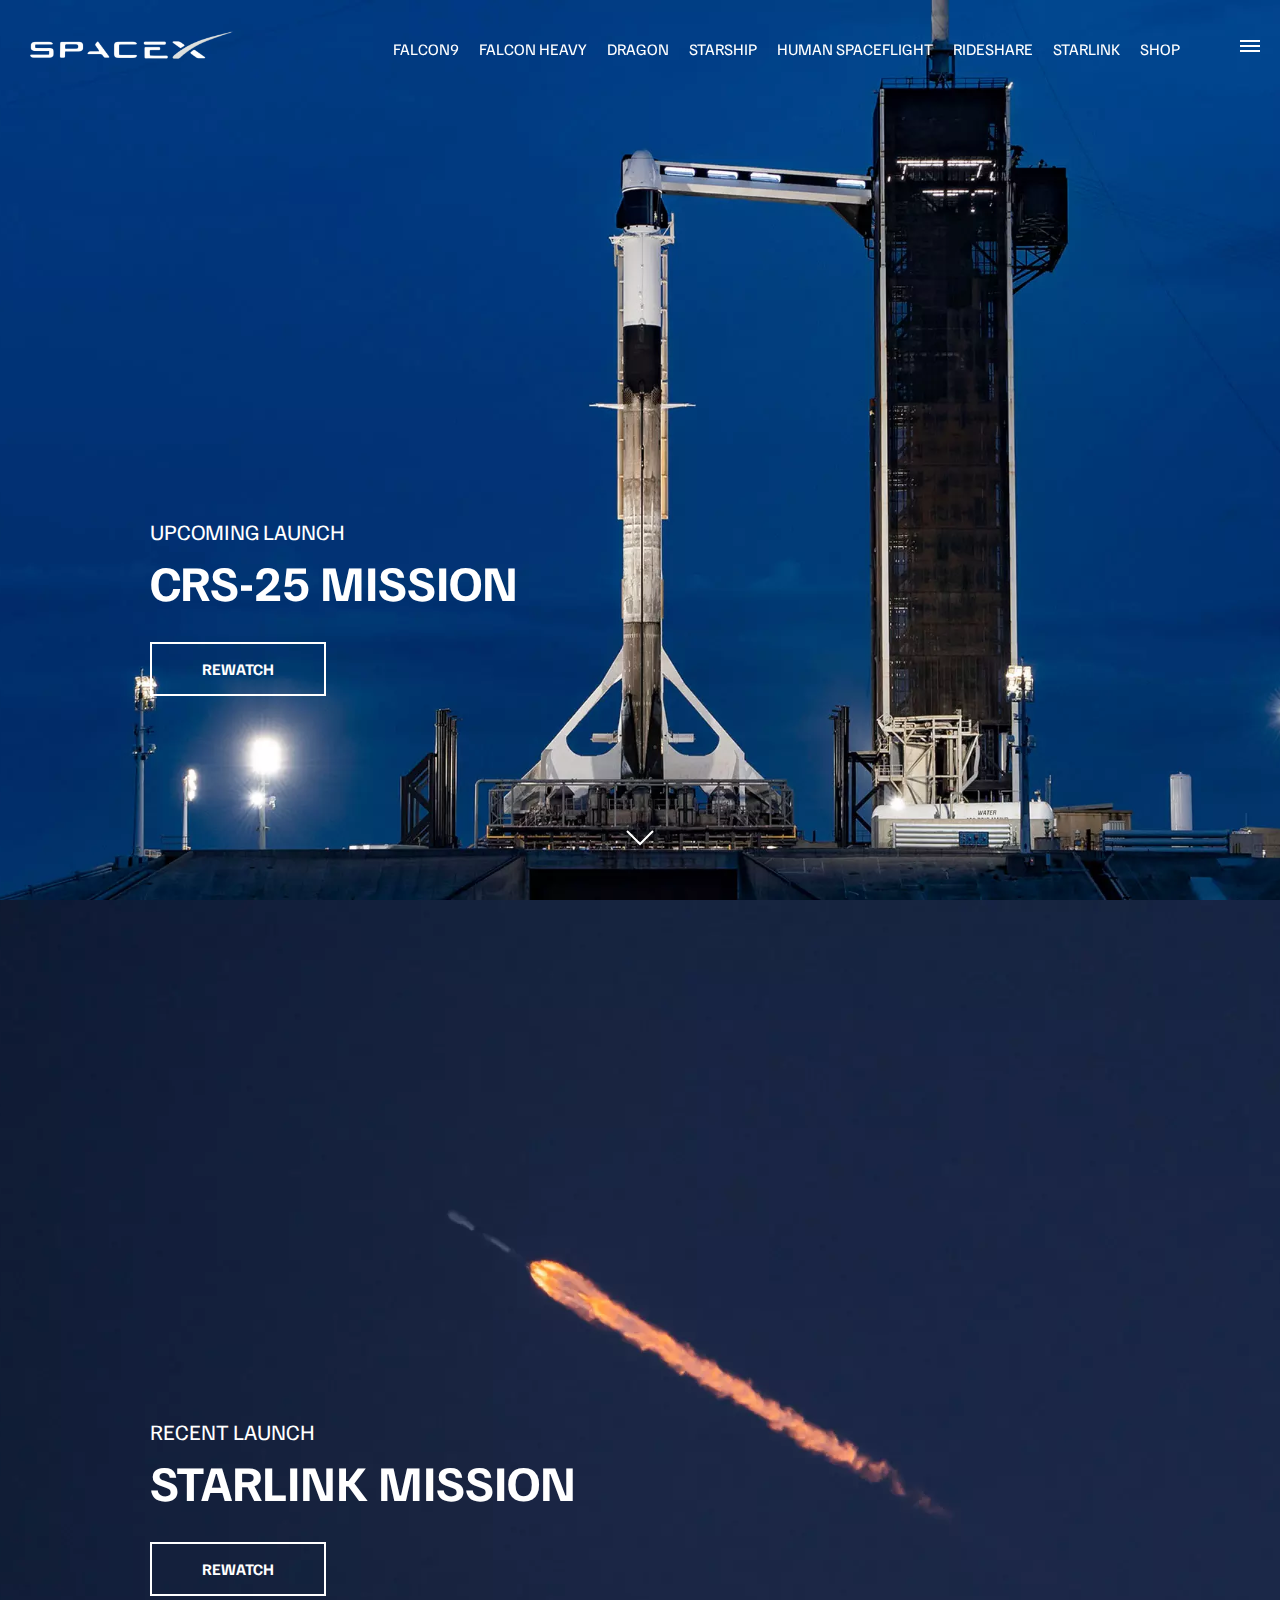
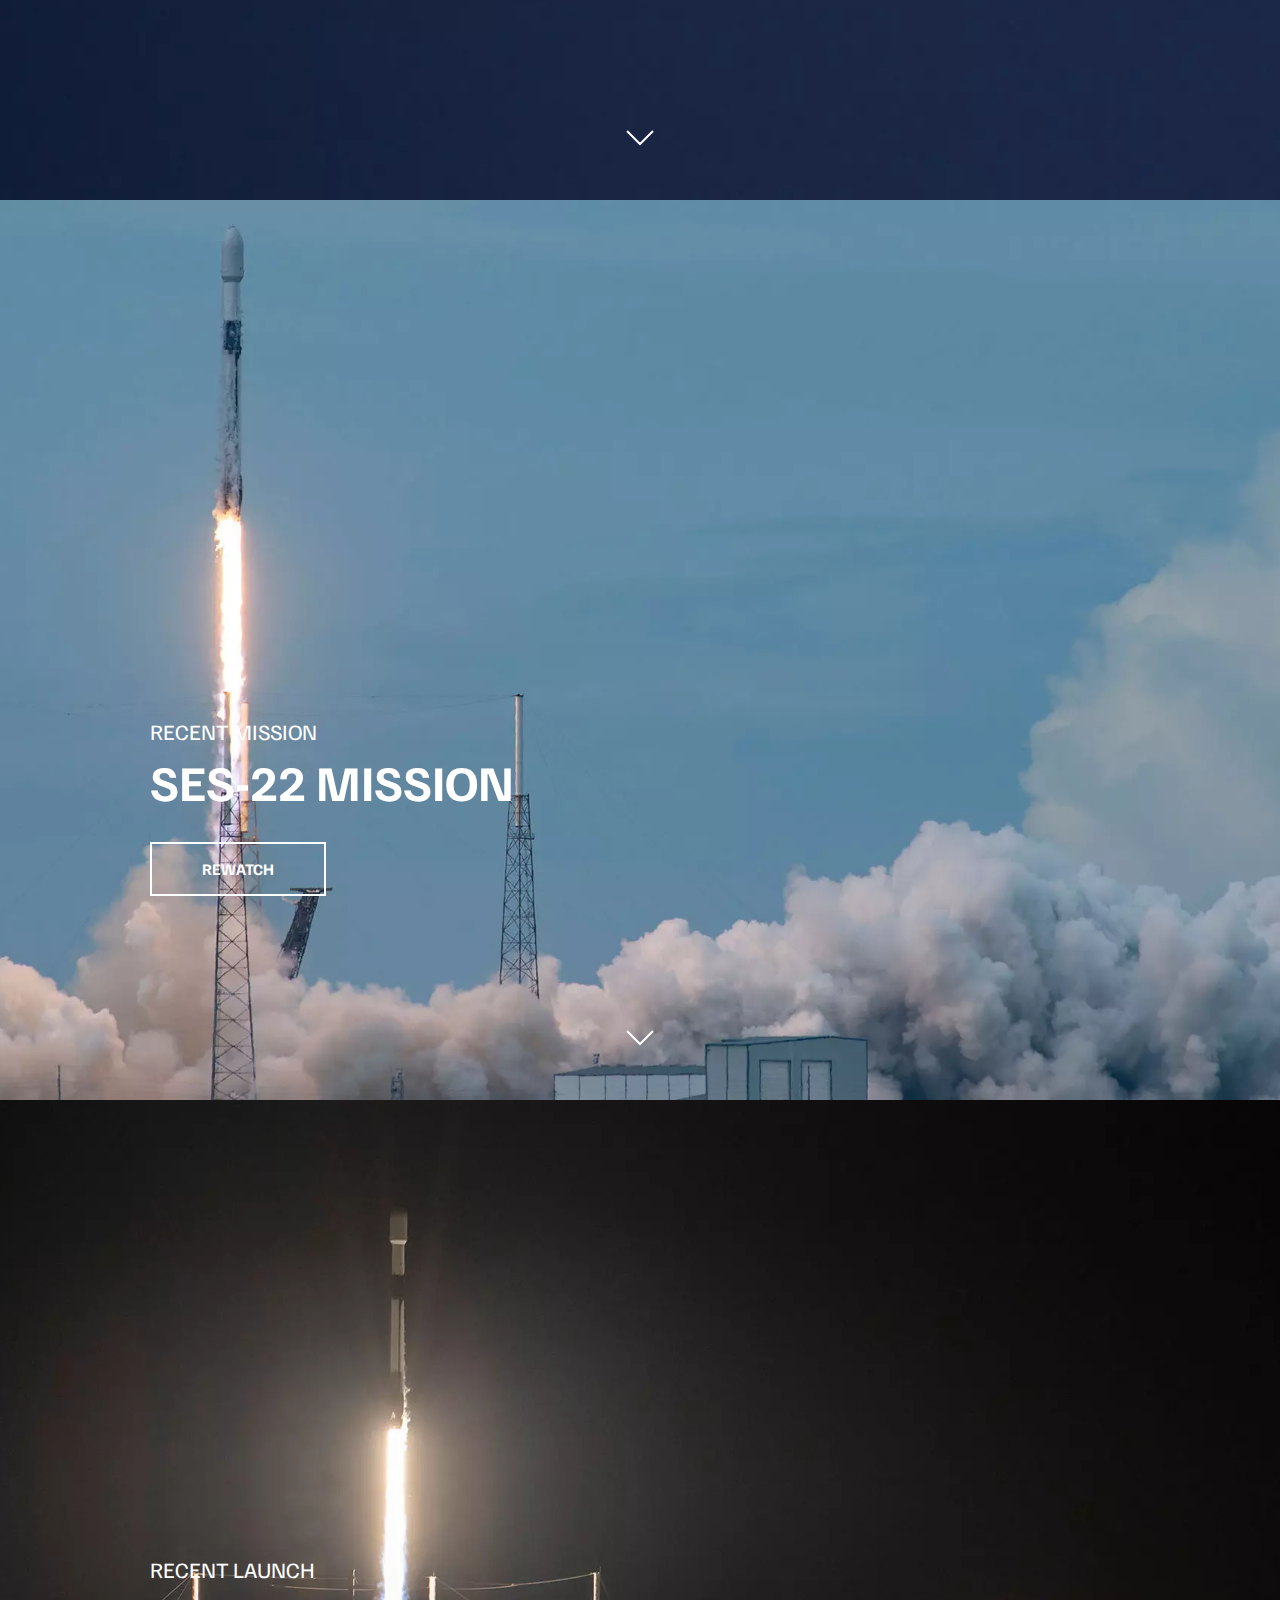
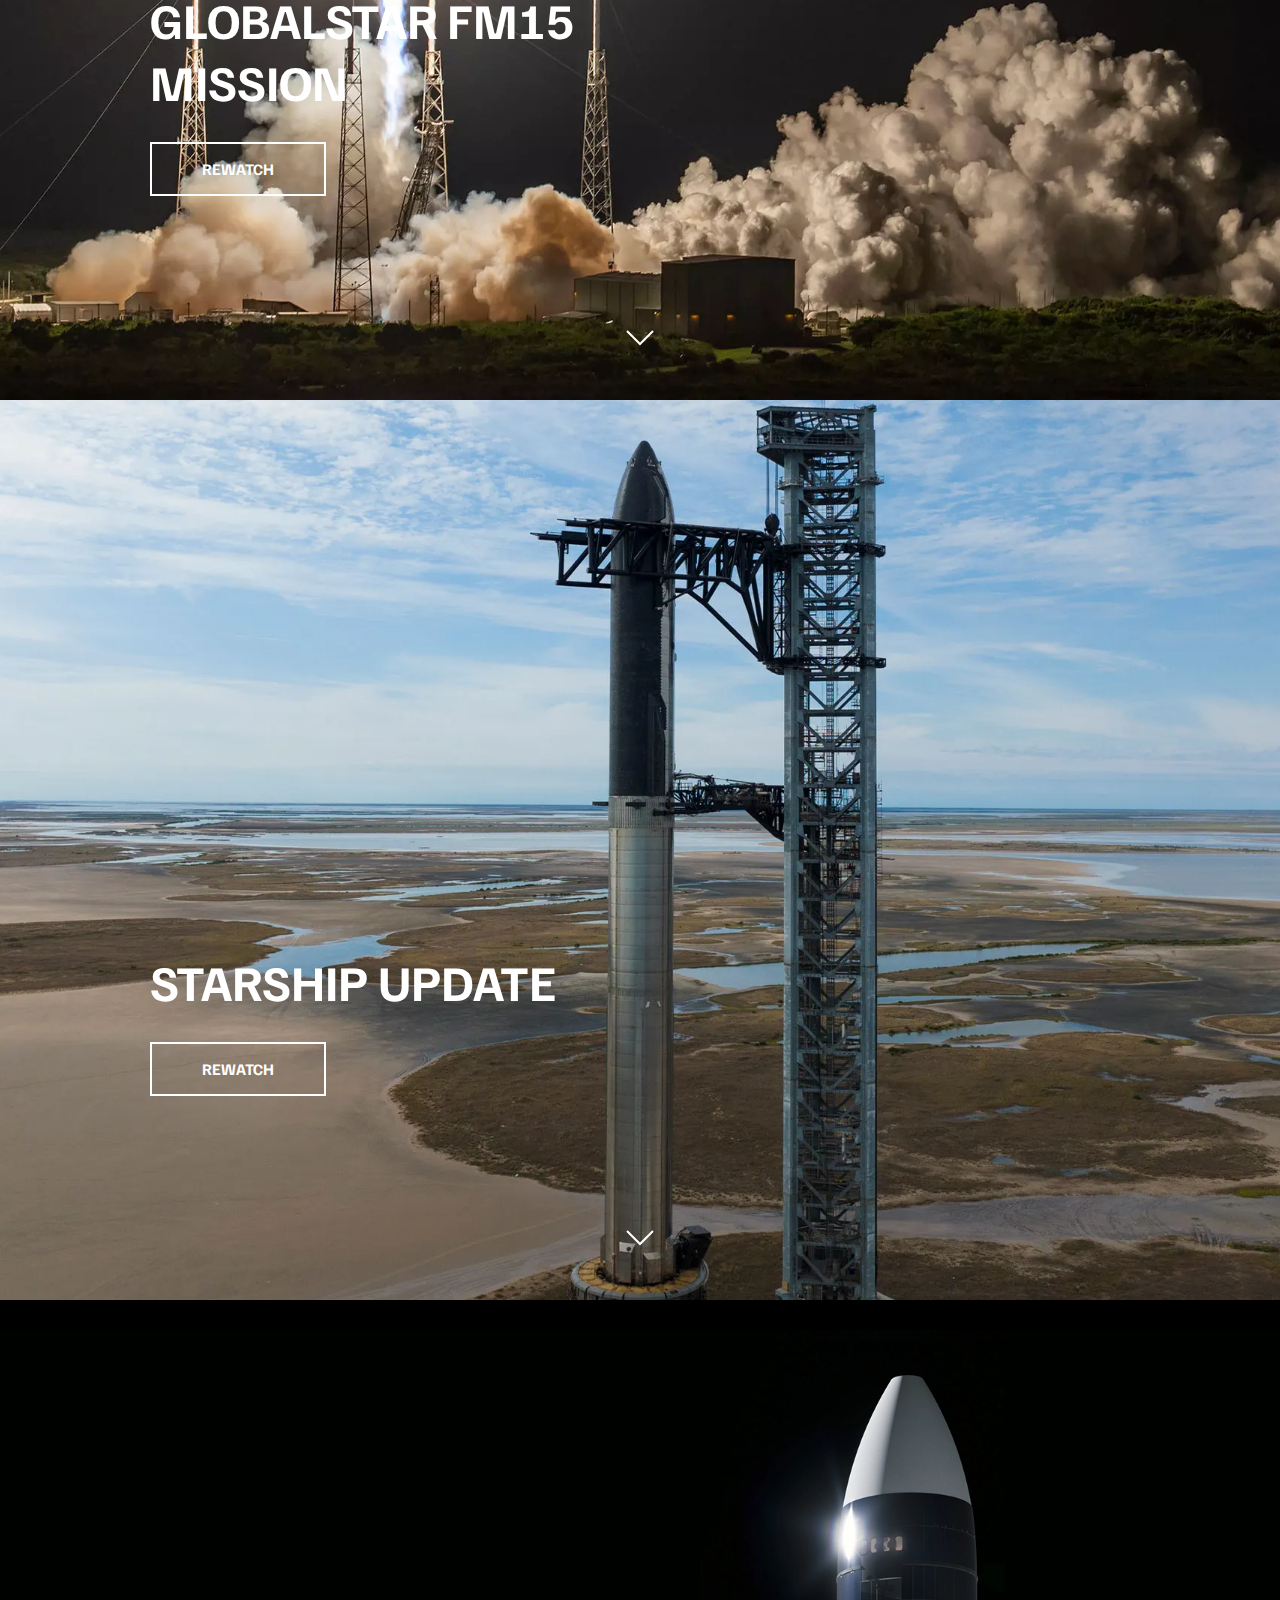
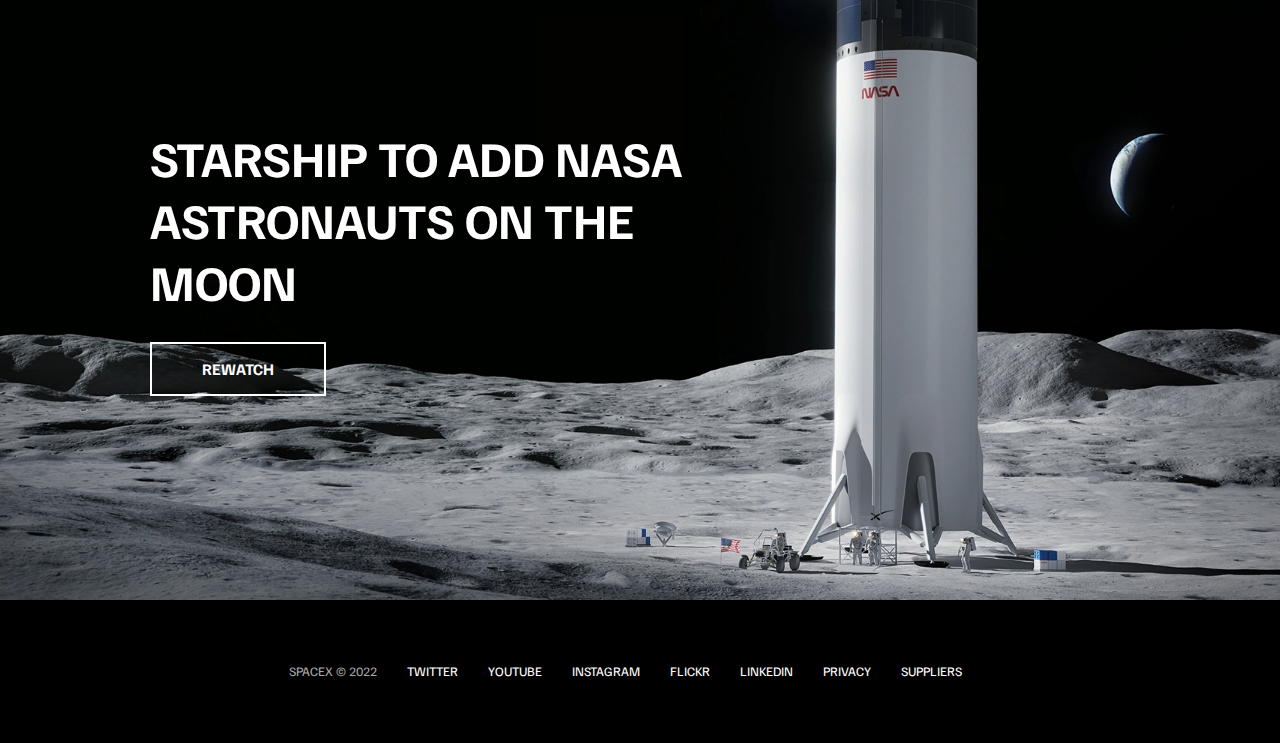
<file: index.html>
<!DOCTYPE html>
<html lang="en">

<head>
    <meta charset="UTF-8">
    <meta http-equiv="X-UA-Compatible" content="IE=edge">
    <meta name="viewport" content="width=device-width, initial-scale=1.0">
    <title>SpaceX</title>
    <link rel="stylesheet" href="css/style.css">


</head>

<body>
    <!-- overlay -->
    <div id="overlay"></div>

    <!-- side menu -->
    <div id="mobile-menu" class="mobile-main-menu">
        <ul>
            <li><a href=#">mission</a> </li>
            <li><a href=#">launches</a> </li>
            <li><a href=#">careers</a> </li>
            <li><a href=#">updates</a> </li>
            <li><a href=#">shop</a> </li>


            <li class="mobile-only">
                <a href="falcon.html">Falcon9</a>
            </li>
            <li class="mobile-only">
                <a href="falcon-heavy.html">Falcon heavy</a>
            </li>
            <li class="mobile-only">
                <a href="dragon.html">Dragon</a>
            </li>
            <li class="mobile-only">
                <a href="#">Starship</a>
            </li>
            <li class="mobile-only">
                <a href="#">Human Spaceflight</a>
            </li>
            <li class="mobile-only">
                <a href="#">Rideshare</a>
            </li>
            <li class="mobile-only">
                <a href="#">Starlink</a>
            </li>

        </ul>
    </div>
    <!-- main-header -->
    <header class="main-header">
        <div class="logo">
            <a href="index.html">
                <img src="imgs/logo.png" alt="SpaceX">
            </a>
        </div>
        <nav class="desktop-main-menu">
            <ul>
                <li>
                    <a href="falcon9.html">Falcon9</a>
                </li>
                <li>
                    <a href="falcon-heavy.html">Falcon heavy</a>
                </li>
                <li>
                    <a href="dragon.html">Dragon</a>
                </li>
                <li>
                    <a href="#">Starship</a>
                </li>
                <li>
                    <a href="#">Human Spaceflight</a>
                </li>
                <li>
                    <a href="#">Rideshare</a>
                </li>
                <li>
                    <a href="#">Starlink</a>
                </li>
                <li>
                    <a href="#">Shop</a>
                </li>
            </ul>
        </nav>
    </header>

    <!-- hamburger menu -->
    <button id="menu-btn" class="hamburger" type="button">
        <span class="hamburger-top"></span>
        <span class="hamburger-middle"></span>
        <span class="hamburger-bottom"></span>
    </button>

    <!-- section   A -->
    <section class="section-a">
        <div class="section-inner">
            <h4>Upcoming Launch</h4>
            <h2>CRS-25 Mission</h2>
            <a href="#" class="btn">
                <!-- in order to faciliate a:hover -->
                <div class="hover"></div>
                <span>Rewatch</span>
            </a>
        </div>

        <div class="scroll-arrow">
            <svg width="30px" height="20px">
                <path stroke="#ffffff" fill="none" stroke-width="2px" d="M2.000,5.000 L15.000,18.000 L28.000,5.000 ">
                </path>
            </svg>
        </div>
    </section>

    <!-- Section B -->
    <section class="section-b">
        <div class="section-inner">
            <h4>Recent Launch</h4>
            <h2>Starlink Mission</h2>
            <a href="#" class="btn">
                <div class="hover"></div>
                <span>Rewatch</span>
            </a>
        </div>

        <div class="scroll-arrow">
            <svg width="30px" height="20px">
                <path stroke="#ffffff" fill="none" stroke-width="2px" d="M2.000,5.000 L15.000,18.000 L28.000,5.000 ">
                </path>
            </svg>
        </div>
    </section>

    <!-- Section C -->
    <section class="section-c">
        <div class="section-inner">
            <h4>Recent Mission</h4>
            <h2>SES-22 Mission</h2>
            <a href="#" class="btn">
                <div class="hover"></div>
                <span>Rewatch</span>
            </a>
        </div>

        <div class="scroll-arrow">
            <svg width="30px" height="20px">
                <path stroke="#ffffff" fill="none" stroke-width="2px" d="M2.000,5.000 L15.000,18.000 L28.000,5.000 ">
                </path>
            </svg>
        </div>
    </section>

    <!-- Section D -->
    <section class="section-d">
        <div class="section-inner">
            <h4>Recent Launch</h4>
            <h2>Globalstar FM15 Mission</h2>
            <a href="#" class="btn">
                <div class="hover"></div>
                <span>Rewatch</span>
            </a>
        </div>

        <div class="scroll-arrow">
            <svg width="30px" height="20px">
                <path stroke="#ffffff" fill="none" stroke-width="2px" d="M2.000,5.000 L15.000,18.000 L28.000,5.000 ">
                </path>
            </svg>
        </div>
    </section>

    <!-- Section E -->
    <section class="section-e">
        <div class="section-inner">
            <h2>Starship Update</h2>
            <a href="#" class="btn">
                <div class="hover"></div>
                <span>Rewatch</span>
            </a>
        </div>

        <div class="scroll-arrow">
            <svg width="30px" height="20px">
                <path stroke="#ffffff" fill="none" stroke-width="2px" d="M2.000,5.000 L15.000,18.000 L28.000,5.000 ">
                </path>
            </svg>
        </div>
    </section>

    <!-- Section F -->
    <section class="section-f">
        <div class="section-inner">
            <h2>Starship to add NASA astronauts on the moon</h2>
            <a href="#" class="btn">
                <div class="hover"></div>
                <span>Rewatch</span>
            </a>
        </div>
    </section>

    <!-- footer -->
    <footer>
        <ul>
            <li>SpaceX &copy; 2022</li>
            <li><a href="#">Twitter</a></li>
            <li><a href="#">YouTube</a></li>
            <li><a href="#">Instagram</a></li>
            <li><a href="#">Flickr</a></li>
            <li><a href="#">LinkedIn</a></li>
            <li><a href="#">Privacy</a></li>
            <li><a href="#">Suppliers</a></li>
        </ul>
    </footer>

    <!-- script it didn't work bc in <head>, it cant read the var -->
    <script src="js/script.js"></script>

</body>

</html>
</file>
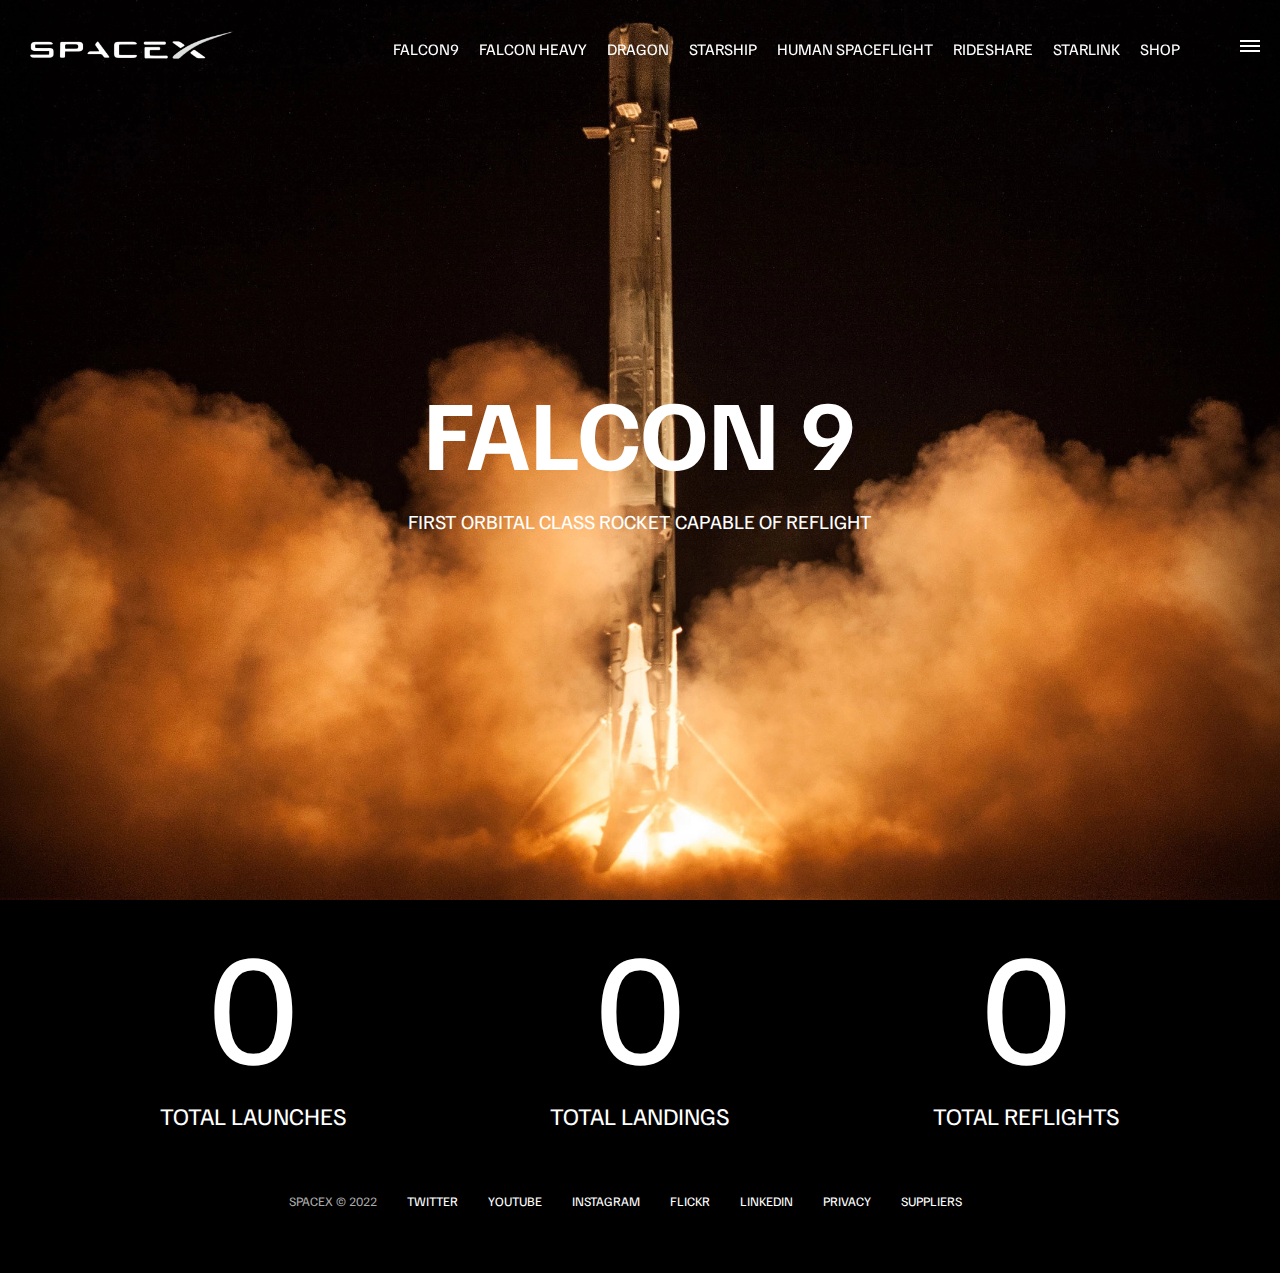
<file: falcon9.html>
<!DOCTYPE html>
<html lang="en">

<head>
    <meta charset="UTF-8">
    <meta http-equiv="X-UA-Compatible" content="IE=edge">
    <meta name="viewport" content="width=device-width, initial-scale=1.0">
    <title>SpaceX - Falcon 9</title>

    <link rel="stylesheet" href="css/style.css">



</head>

<body>
    <!-- overlay -->
    <div id="overlay"></div>

    <!-- side menu -->
    <div id="mobile-menu" class="mobile-main-menu">
        <ul>
            <li><a href=#">mission</a> </li>
            <li><a href=#">launches</a> </li>
            <li><a href=#">careers</a> </li>
            <li><a href=#">updates</a> </li>
            <li><a href=#">shop</a> </li>


            <li class="mobile-only">
                <a href="falcon.html">Falcon9</a>
            </li>
            <li class="mobile-only">
                <a href="falcon-heavy.html">Falcon heavy</a>
            </li>
            <li class="mobile-only">
                <a href="dragon.html">Dragon</a>
            </li>
            <li class="mobile-only">
                <a href="#">Starship</a>
            </li>
            <li class="mobile-only">
                <a href="#">Human Spaceflight</a>
            </li>
            <li class="mobile-only">
                <a href="#">Rideshare</a>
            </li>
            <li class="mobile-only">
                <a href="#">Starlink</a>
            </li>

        </ul>
    </div>
    <!-- main-header -->
    <header class="main-header">
        <div class="logo">
            <a href="index.html">
                <img src="imgs/logo.png" alt="SpaceX">
            </a>
        </div>
        <nav class="desktop-main-menu">
            <ul>
                <li>
                    <a href="falcon.html">Falcon9</a>
                </li>
                <li>
                    <a href="falcon-heavy.html">Falcon heavy</a>
                </li>
                <li>
                    <a href="dragon.html">Dragon</a>
                </li>
                <li>
                    <a href="#">Starship</a>
                </li>
                <li>
                    <a href="#">Human Spaceflight</a>
                </li>
                <li>
                    <a href="#">Rideshare</a>
                </li>
                <li>
                    <a href="#">Starlink</a>
                </li>
                <li>
                    <a href="#">Shop</a>
                </li>
            </ul>
        </nav>
    </header>

    <!-- hamburger menu -->
    <button id="menu-btn" class="hamburger" type="button">
        <span class="hamburger-top"></span>
        <span class="hamburger-middle"></span>
        <span class="hamburger-bottom"></span>
    </button>

    <!-- section -->
    <section class="section-animate bg-falcon-9"></section>
    <div class="section-inner-center">
        <h3>Falcon 9</h3>
        <p>First orbital class rocket capable of reflight</p>
    </div>

    <!-- stats -->
    <div class="stats">
        <div>
            <span class="counter" data-target="3">0</span>
            <h4>Total launches</h4>
        </div>
        <div>
            <span class="counter" data-target="7">0</span>
            <h4>Total landings</h4>
        </div>
        <div>
            <span class="counter" data-target="4">0</span>
            <h4>Total reflights</h4>
        </div>
    </div>


    <!-- footer -->
    <footer>
        <ul>
            <li>SpaceX &copy; 2022</li>
            <li><a href="#">Twitter</a></li>
            <li><a href="#">YouTube</a></li>
            <li><a href="#">Instagram</a></li>
            <li><a href="#">Flickr</a></li>
            <li><a href="#">LinkedIn</a></li>
            <li><a href="#">Privacy</a></li>
            <li><a href="#">Suppliers</a></li>
        </ul>
    </footer>

    <!-- script it didn't work bc in <head>, it cant read the var -->
    <script src="js/script.js"></script>

</body>

</html>
</file>
<file: css/style.css>
@import url('https://fonts.googleapis.com/css2?family=Familjen+Grotesk:wght@400;600;700&display=swap');
*, 
*::before, 
*::after {
    margin: 0;
    padding: 0;
    box-sizing: border-box;
}

body {
    font-family: 'Familjen Grotesk', sans-serif;
    background: #000;
    color: #fff;
}
a {
    text-decoration: none;
    color: #fff;
}
ul {
    list-style: none;
}

/* header navbar */
.main-header {
    position: fixed;
    top: 0;
    left: 0;
    width: 100%;
    z-index: 3;
    display: flex;
    justify-content: space-between;
    align-items: center;
    text-transform: uppercase;
    height: 100px;
    padding: 0 30px;
}

.logo {
    width: 210px;
    height: auto;
}
.logo img {
    display: block;
    width: 100%;
    height: auto;
}

/* desktop menu */
.desktop-main-menu {
    margin-right: 50px;
}
.desktop-main-menu ul {
    display: flex;
}
.desktop-main-menu ul li {
    position: relative;
    margin-right: 20px;
    padding-bottom: 2px;
}
/* menu item bottom border */
.desktop-main-menu ul li a::after {
    content: '';
    position: absolute;
    bottom: 0;
    left: 0;
    width: 100%;
    height: 1px;
    background: #fff;
    transform: scaleX(0);
    transition: transform 0.6s cubic-bezier(0.19,1,0.22,1);
    transform-origin: right center;
}
.desktop-main-menu ul li a:hover::after {
    transform: scaleX(1);
    transform-origin: left center;
    transition-duration: 0.4s;
}


/* sections */
section {
    position: relative;
    height: 100vh;
    background-position: center center;
    background-repeat: no-repeat;
    background-size: cover;
    text-transform: uppercase;
  }
  
  .section-inner {
    position: absolute;
    bottom: 200px;
    left: 150px;
    max-width: 560px;
  }
  
  .section-inner h4 {
    font-size: 22px;
    margin-bottom: 5px;
    font-weight: 300;
    animation: fadeInUp 0.5s ease-in-out;
  }
  
  .section-inner h2 {
    font-size: 50px;
    font-weight: 700;
    margin-bottom: 20px;
    animation: fadeInUp 0.5s ease-in-out 0.2s;
  animation-fill-mode: both; 
  }
  .section-inner a {
    animation:  fadeInUp 0.5s ease-in-out 0.4s;
    animation-fill-mode: both; 
  }


/* background imgs */
.section-a {
    background-image: url('../imgs/section-a.webp');
}
.section-b {
    background-image: url('../imgs/section-b.webp');
  }
  .section-c {
    background-image: url('../imgs/section-c.webp');
  }
  .section-d {
    background-image: url('../imgs/section-d.webp');
  }
  .section-e {
    background-image: url('../imgs/section-e.webp');
  }
  .section-f {
    background-image: url('../imgs/section-f.webp');
  }

.btn {
    position:relative;
    display: inline-block;
    cursor: pointer;
    text-align: center;
    font-weight: bold;
    min-width: 130px;
    padding: 15px 50px;
    border: 2px solid #fff;
    margin-top: 10px;
    text-transform: uppercase;
    overflow: hidden;
    z-index: 2;
}

.btn:hover span {
    color: #000;
}

.btn .hover {
    position: absolute;
    top: 0;
    bottom: 0;
    left: 0;
    width: 100%;
    height: 100%;
    background-color: #fff;
    color: #000;
    z-index: -1;
    transform: translateY(100%);
    transition: transform 0.6s cubic-bezier(0.19,1,0.22,1);
}
.btn:hover .hover {
    transform: translateY(0);
}

.scroll-arrow {
    position: absolute;
    bottom: 50px;
    left: 50%;
    transform: translateX(-50%);
    animation: fadeBounce 5s infinite;
}

/* footer */
footer {
    position: relative;
    padding: 55px 0;
}

footer ul {
    display: flex;
    justify-content: center;
    align-items: center;
    flex-wrap: wrap;
}
footer ul li {
    margin-right: 30px;
    color: #aaa;
    text-transform: uppercase;
    font-size: 13px;
    line-height: 2.5;

}

footer ul li a {
    color: #fff;
    transition: color 0.6s;
}

footer ul li a:hover {
    color: #aaa;
}

/* hamburger menu */
.hamburger {
  position: fixed;
  top: 40px;
  right: 20px;
  z-index: 10;
  cursor: pointer;
  width: 20px;
  height: 20px;
  background: none;
  border: none;
  
  
}
.hamburger-top,
.hamburger-middle,
.hamburger-bottom {
  position: absolute;
  width: 20px;
  height: 2px;
  top: 0;
  left: 0;
  background: #fff;
  transition: all 0.5s;
}
.hamburger-middle {
  transform: translateY(5px);
}
.hamburger-bottom {
 transform: translateY(10px);
}

/* transition hamburger to x when open */
.open {
  transform: rotate(90deg);
}

.open .hamburger-top {
  transform: rotate(45deg) translate(6px,6px);
}
.open .hamburger-middle {
  display: none;
}
.open .hamburger-bottom {
  transform: rotate(-45deg) translate(-6px,6px);
}
/* overlay */
.overlay-show {
  position: fixed;
  top: 0;
  left: 0;
  width: 100%;
  height: 100%;
  background-color: rgba(0,0,0,0.5);
  z-index: 3;
}
/* stop body scroll */
.stop-scrolling {
  overflow: hidden;
}
/* hide mobile menu items */
.mobile-only {
  display: none;
}

/* mobile-menu */
.mobile-main-menu {
  position: fixed;
  top: 0;
  right: 0;
  width: 350px;
  height: 100%;
  background-color: #000;
  z-index: 4;

  display: flex;
  align-items: center;
  justify-content: center;
  text-transform: uppercase;
  transform: translateX(100%);
  transition: transform 0.6s cubic-bezier(0.19,1,0.22,1);
}

/* bring menu from white */
.show-menu {
  transform: translateX(0);
}

.mobile-main-menu ul {
  display: flex;
  flex-direction: column;
  align-items: end;
  justify-content: center;
  padding: 50px;
  width: 100%;
}
.mobile-main-menu ul li {
  margin-bottom: 20px;
  font-size: 18px;
  border-bottom: 1px #555 dotted;
  width: 100%;
  text-align: right;
  padding-bottom: 8px;
}

.mobile-main-menu ul li a {
  color: #fff;
  transition: color 0.6s;
}
.mobile-main-menu ul li a:hover {
  color:#aaa;
}

/* inner pages and animation */
.bg-falcon-9 {
  background-image: url(../imgs/falcon-9.webp);
}

.section-animate {
  animation: fadeIn 2s ease-in-out;
}

.section-inner-center {
  position: absolute;
  top: 50%;
  left: 50%;
  transform: translate(-50%,-50%);
  text-transform: uppercase;
  text-align: center;
  width: 80%;

}
.section-inner-center h3 {
  font-size: 100px;
  margin-bottom: 15px;
  animation: fadeInUp 0.5s ease-in-out;
  
}

.section-inner-center p {
  font-size: 20px;
  animation: fadeInUp 0.5s ease-in-out 0.2s;
  animation-fill-mode: both;
}

/* stats */
.stats {
  max-width: 960px;
  margin: 0 auto;
  display: flex;
  align-items: center;
  justify-content: space-between;
  text-align: center;
  text-transform: uppercase;
}

.stats div span {
  font-size: 160px;
}

.stats div h4 {
  font-size: 24px;
  font-weight: 300;
}

/* animations */
@keyframes fadeInUp {
    0% {
        opacity: 0;
        transform: translateY(140px);
      }
    
      100% {
        opacity: 1;
        transform: translateY(0);
      }
}

@keyframes fadeIn {
    0% {
      opacity: 0;
    }
  
    100% {
      opacity: 1;
    }
  }

@keyframes fadeBounce {
  0%,
  20%,
  50%,
  80%,
  100% {
    opacity: 0;
    transform:translateY(-20px);
  }
  40% {
    opacity: 1;
    transform:translateY(0);
  }
}

/* media queries */
@media (max-width:960px) {
  .desktop-main-menu {
    display: none;
  }

  /* show  main mobile-only*/
  .mobile-only {
    display: block;
  }
  .section-inner-center h3 {
    font-size: 75px;
  }
  
}

/* others show */
@media (max-width:600px) {
  .section-inner {
    bottom: 75px;
    left: 20px;
  }

  .section-inner h2 {
    font-size: 40px;
  }

  footer ul li:first-child {
    position: absolute;
    top: 30px;
    left: 50%;
    transform: translate(-50%,-50%);
  }
  footer ul li {
    margin-right: 15px;
  }
  .logo {
    width: 150px;
    margin: auto;
  }
  .section-inner-center h3 {
    font-size: 50px;
  }

  /* stats */
  .stats {
    flex-direction: column;

  }
  .stats div {
    margin-bottom: 20px;
  }

}
</file>
